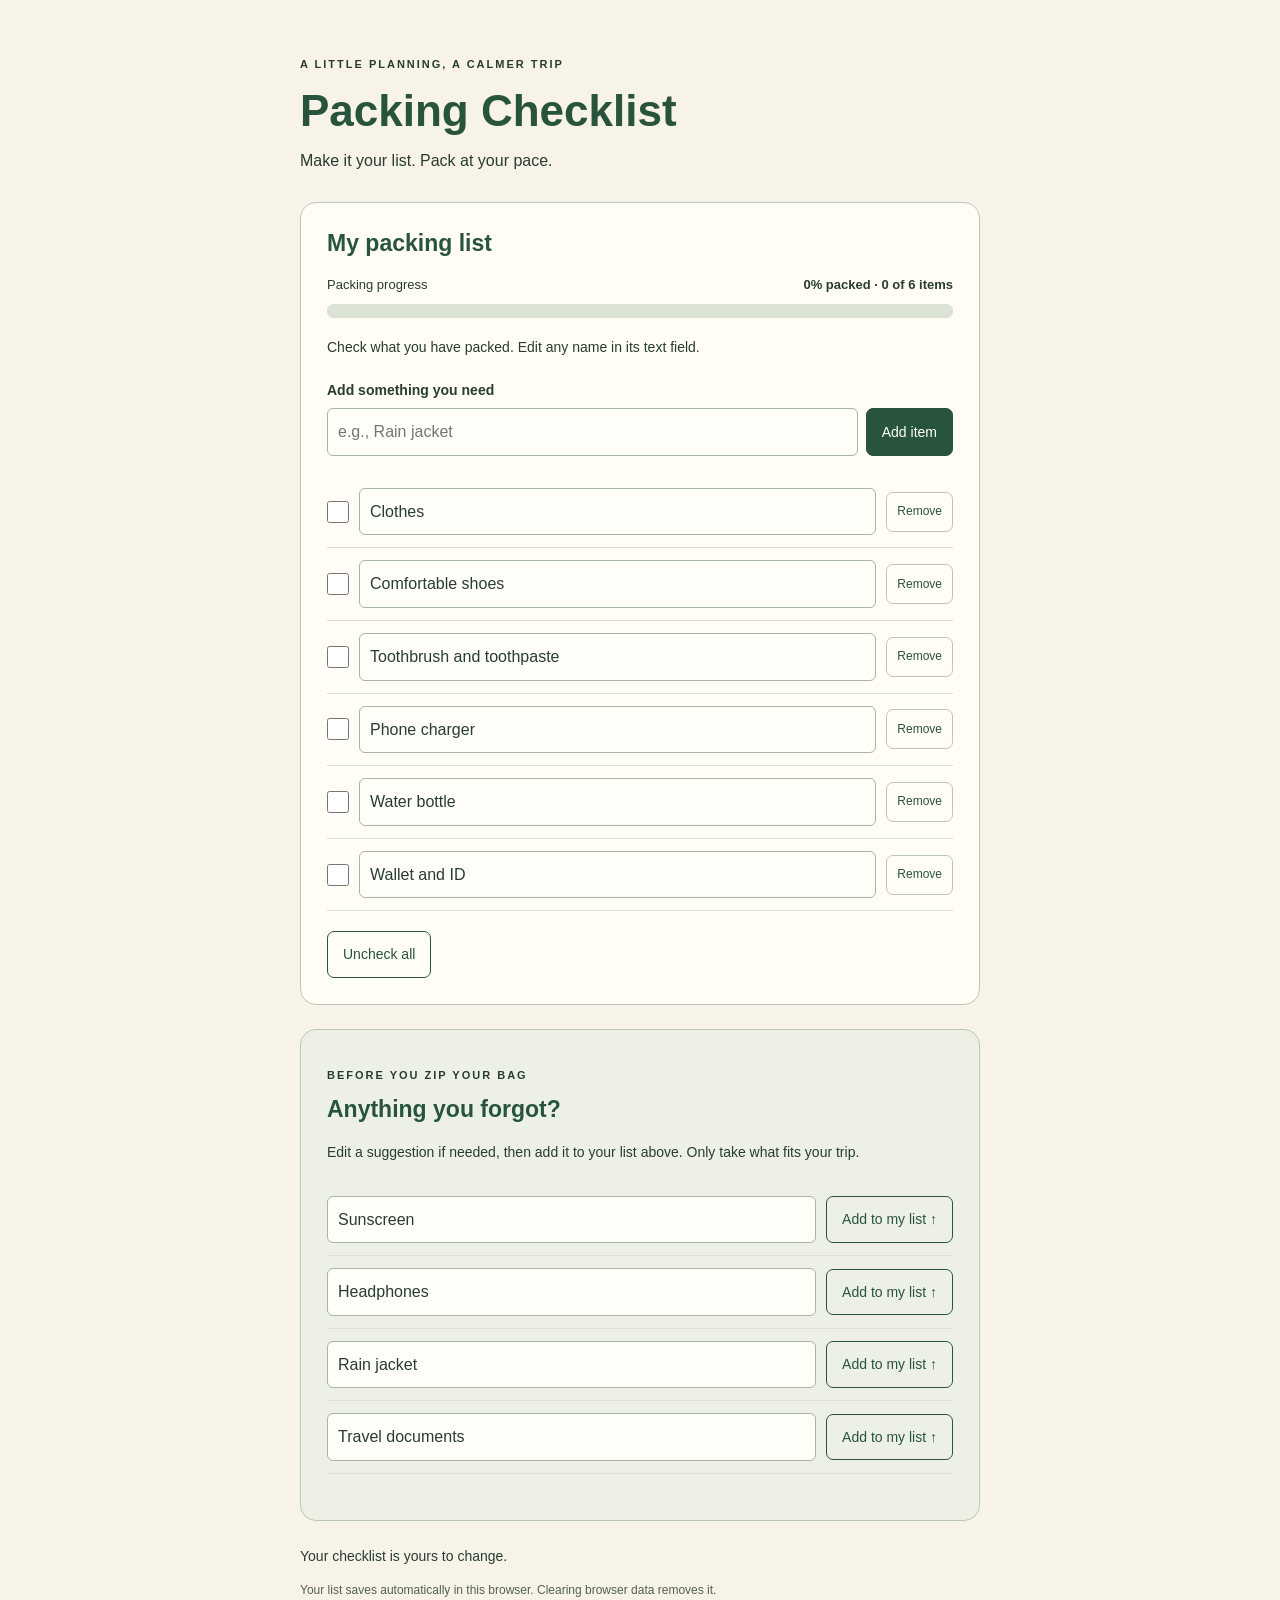
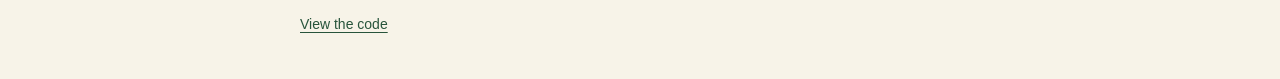
<file: index.html>
<!DOCTYPE html>
<html lang="en">
<head>
  <meta charset="UTF-8">
  <meta name="viewport" content="width=device-width, initial-scale=1">
  <title>Packing Checklist</title>
  <link rel="stylesheet" href="style.css">
  <script src="script.js" defer></script>
</head>
<body>
  <main>
    <header>
      <p class="eyebrow">A LITTLE PLANNING, A CALMER TRIP</p>
      <h1>Packing Checklist</h1>
      <p>Make it your list. Pack at your pace.</p>
    </header>

    <section class="card" aria-labelledby="list-heading">
      <h2 id="list-heading">My packing list</h2>
      <div class="progress-copy">
        <label for="packing-progress">Packing progress</label>
        <strong id="progress-text" role="status">0% packed · 0 of 6 items</strong>
      </div>
      <progress id="packing-progress" max="100" value="0">0%</progress>
      <p class="instructions">Check what you have packed. Edit any name in its text field.</p>

      <form id="add-item-form">
        <label for="new-item">Add something you need</label>
        <div class="add-row">
          <input id="new-item" type="text" placeholder="e.g., Rain jacket" maxlength="80" required>
          <button type="submit">Add item</button>
        </div>
      </form>

      <ul id="packing-list" class="item-list" aria-label="Items to pack"></ul>
      <p id="empty-message" hidden>Your list is empty. Add an item above to get started.</p>
      <button id="reset-button" class="secondary" type="button">Uncheck all</button>
    </section>

    <section class="card suggestions" aria-labelledby="suggestions-heading">
      <p class="eyebrow">BEFORE YOU ZIP YOUR BAG</p>
      <h2 id="suggestions-heading">Anything you forgot?</h2>
      <p class="instructions">Edit a suggestion if needed, then add it to your list above. Only take what fits your trip.</p>
      <ul id="suggestion-list" class="item-list" aria-label="Suggested items"></ul>
      <p id="suggestions-empty" hidden>All suggestions are in your list. You can still add your own items above.</p>
    </section>

    <footer>
      <p>Your checklist is yours to change.</p>
      <p id="save-note" class="note">Your list saves automatically in this browser.</p>
      <a href="source.html">View the code</a>
    </footer>
    <p id="action-message" class="visually-hidden" role="status"></p>
    <noscript><p>Please enable JavaScript to use the editable checklist.</p></noscript>
  </main>
</body>
</html>
</file>
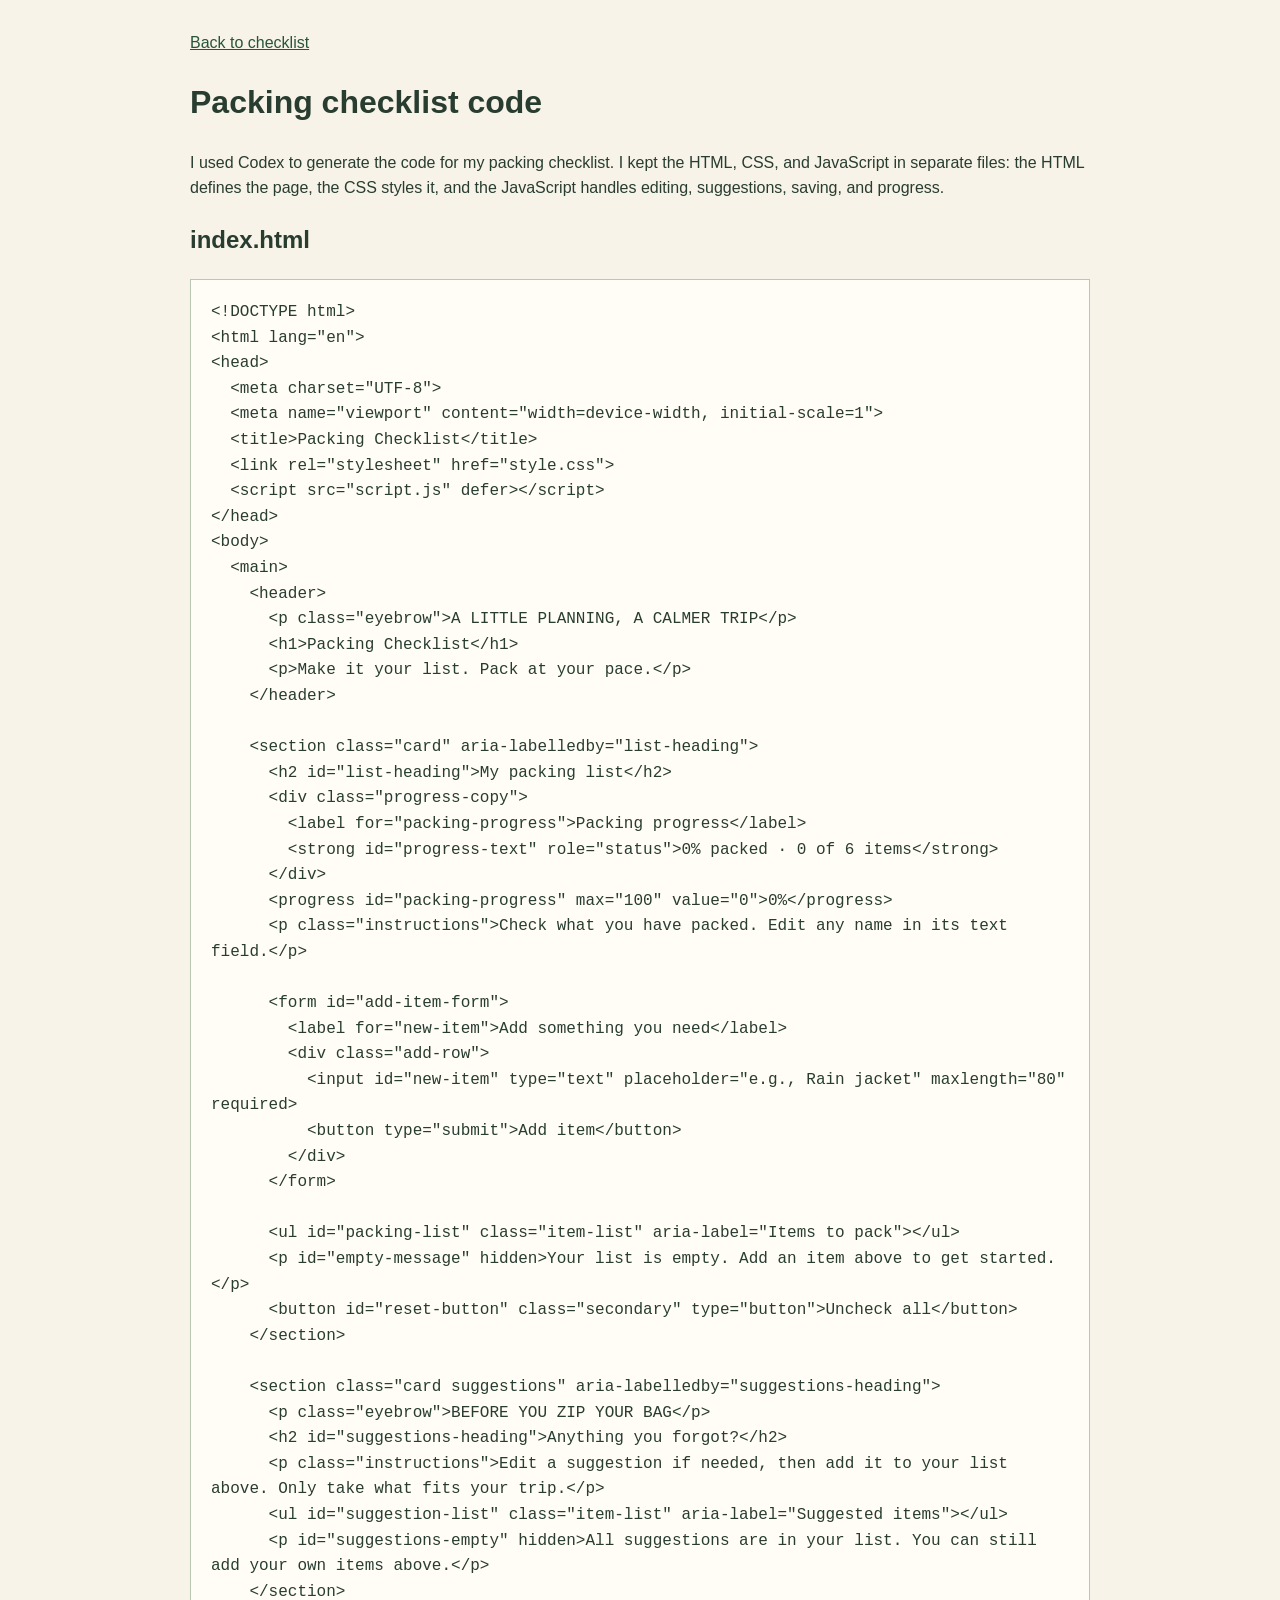
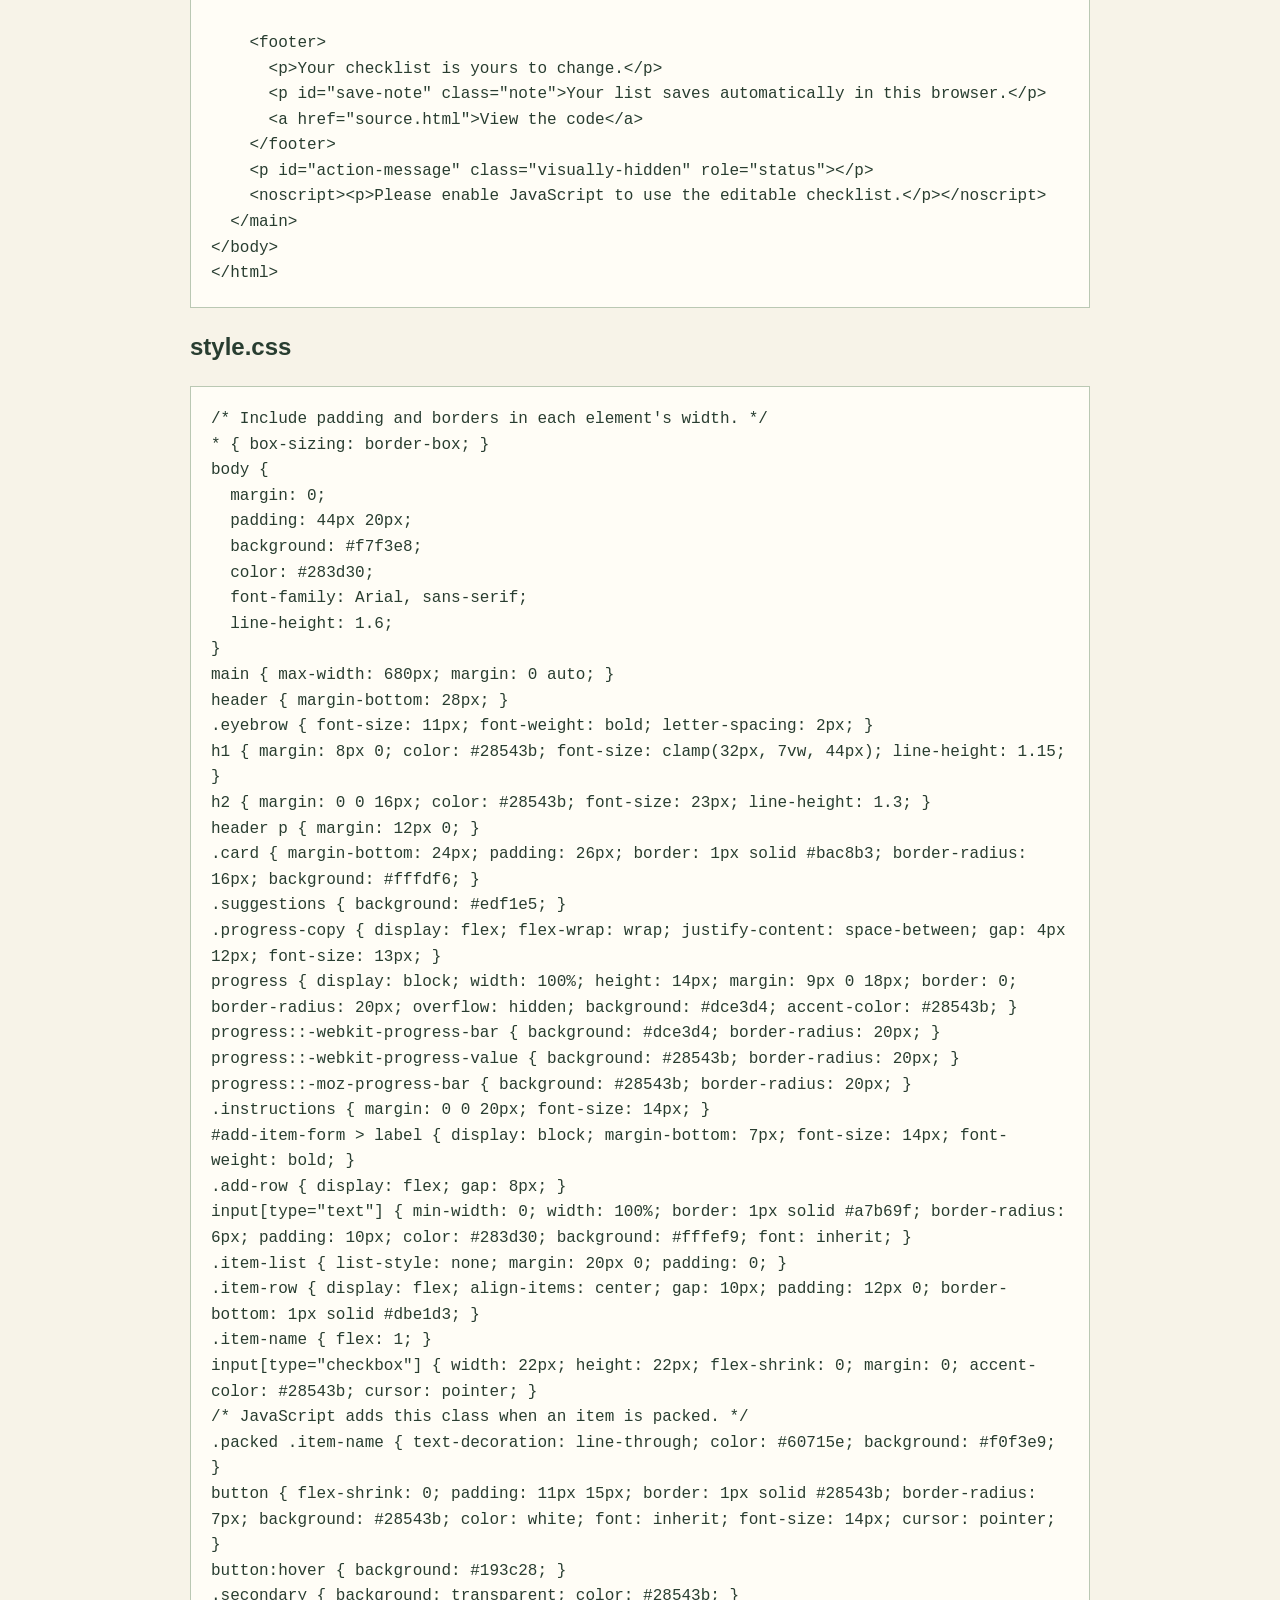
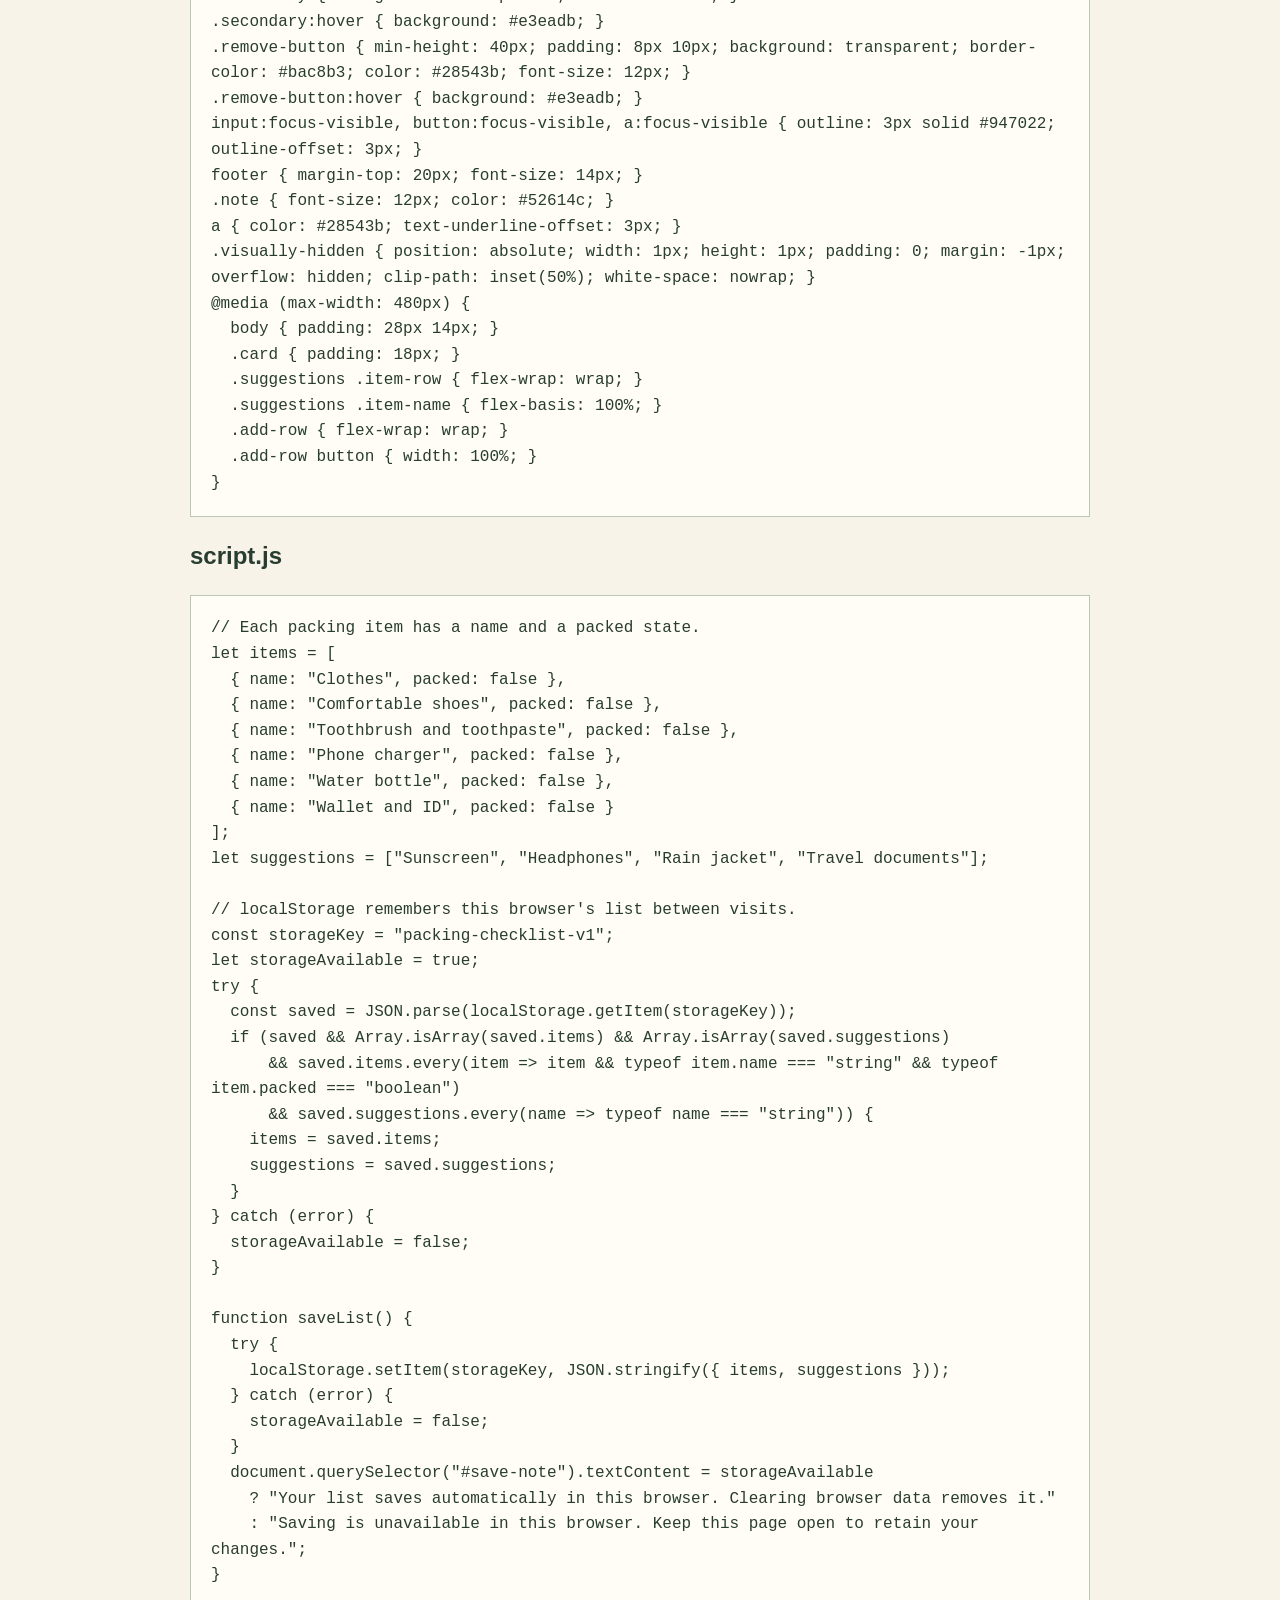
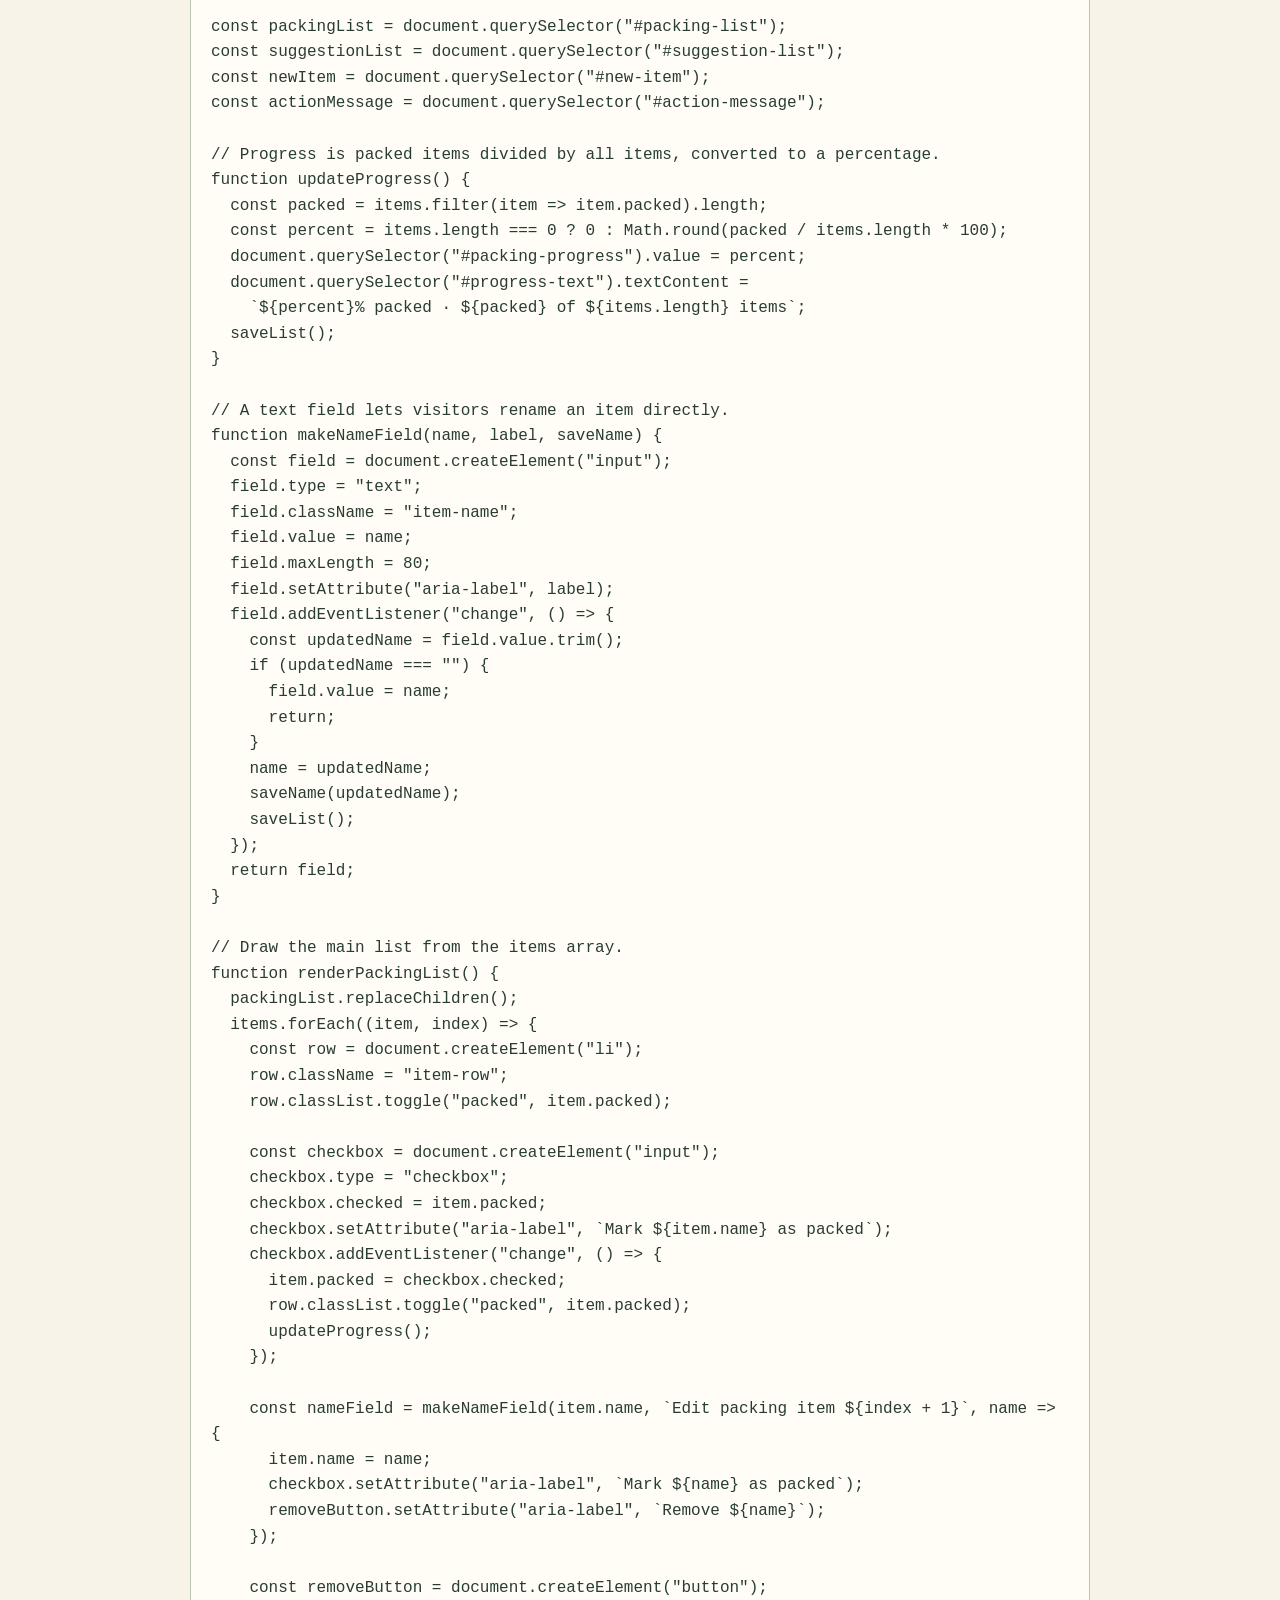
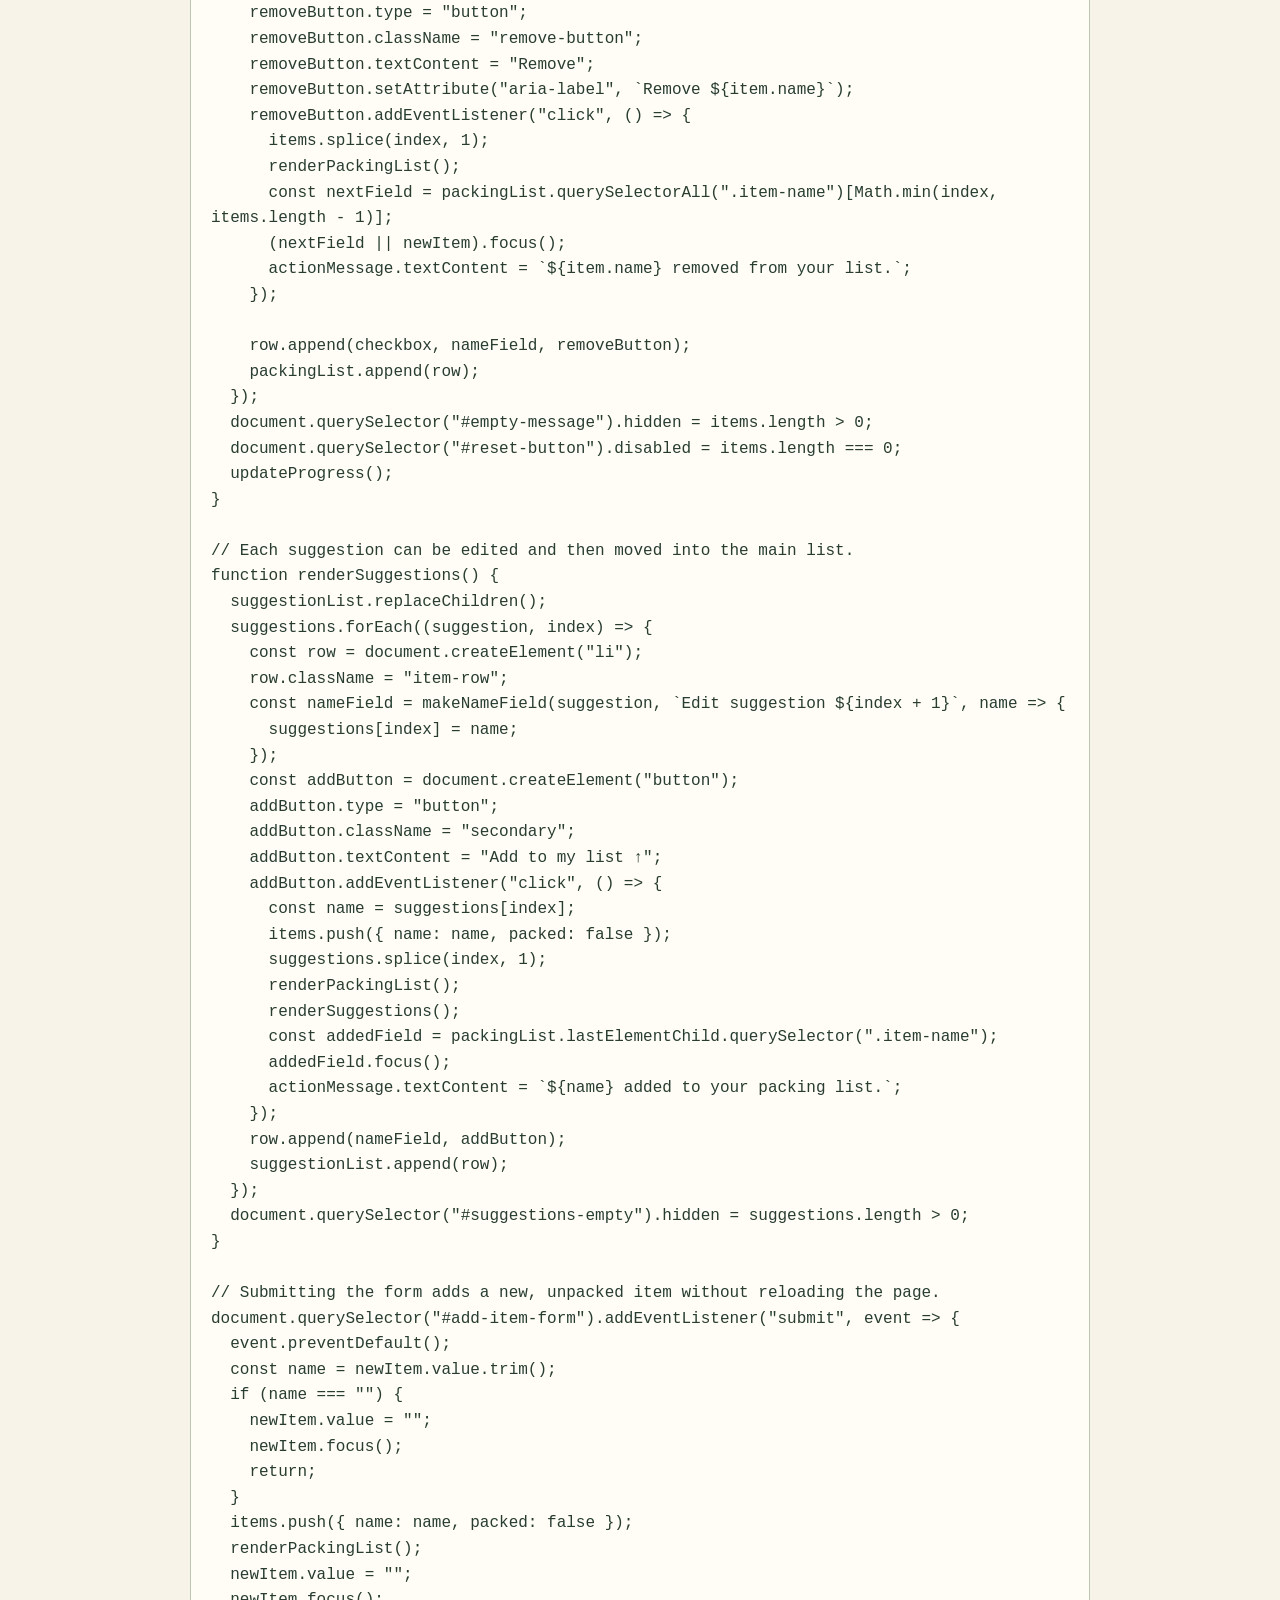
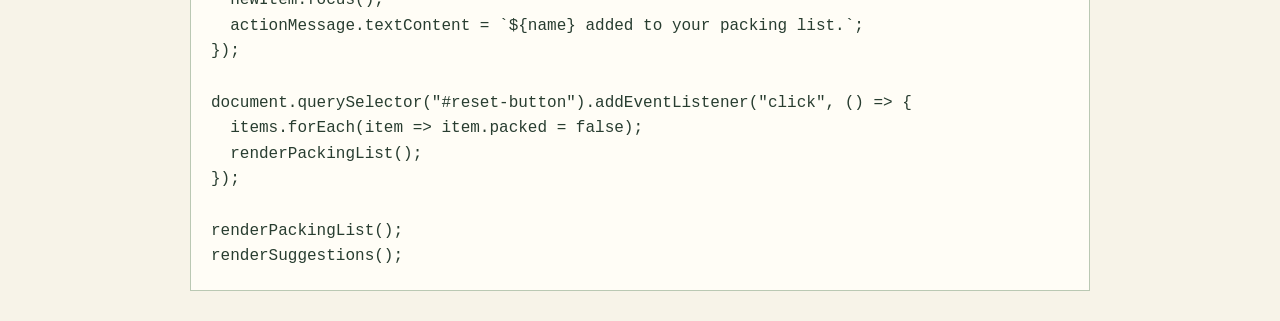
<file: source.html>
<!DOCTYPE html><html lang="en"><meta charset="utf-8"><meta name="viewport" content="width=device-width,initial-scale=1"><title>Packing Checklist Source</title><style>body{font:16px/1.6 Arial,sans-serif;margin:30px auto;padding:0 20px;max-width:900px;background:#f7f3e8;color:#283d30}pre{white-space:pre-wrap;overflow-wrap:anywhere;background:#fffdf6;padding:20px;border:1px solid #bac8b3}a{color:#28543b}</style><main><a href="index.html">Back to checklist</a><h1>Packing checklist code</h1><p>I used Codex to generate the code for my packing checklist. I kept the HTML, CSS, and JavaScript in separate files: the HTML defines the page, the CSS styles it, and the JavaScript handles editing, suggestions, saving, and progress.</p><h2>index.html</h2><pre><code>&lt;!DOCTYPE html&gt;
&lt;html lang=&quot;en&quot;&gt;
&lt;head&gt;
  &lt;meta charset=&quot;UTF-8&quot;&gt;
  &lt;meta name=&quot;viewport&quot; content=&quot;width=device-width, initial-scale=1&quot;&gt;
  &lt;title&gt;Packing Checklist&lt;/title&gt;
  &lt;link rel=&quot;stylesheet&quot; href=&quot;style.css&quot;&gt;
  &lt;script src=&quot;script.js&quot; defer&gt;&lt;/script&gt;
&lt;/head&gt;
&lt;body&gt;
  &lt;main&gt;
    &lt;header&gt;
      &lt;p class=&quot;eyebrow&quot;&gt;A LITTLE PLANNING, A CALMER TRIP&lt;/p&gt;
      &lt;h1&gt;Packing Checklist&lt;/h1&gt;
      &lt;p&gt;Make it your list. Pack at your pace.&lt;/p&gt;
    &lt;/header&gt;

    &lt;section class=&quot;card&quot; aria-labelledby=&quot;list-heading&quot;&gt;
      &lt;h2 id=&quot;list-heading&quot;&gt;My packing list&lt;/h2&gt;
      &lt;div class=&quot;progress-copy&quot;&gt;
        &lt;label for=&quot;packing-progress&quot;&gt;Packing progress&lt;/label&gt;
        &lt;strong id=&quot;progress-text&quot; role=&quot;status&quot;&gt;0% packed · 0 of 6 items&lt;/strong&gt;
      &lt;/div&gt;
      &lt;progress id=&quot;packing-progress&quot; max=&quot;100&quot; value=&quot;0&quot;&gt;0%&lt;/progress&gt;
      &lt;p class=&quot;instructions&quot;&gt;Check what you have packed. Edit any name in its text field.&lt;/p&gt;

      &lt;form id=&quot;add-item-form&quot;&gt;
        &lt;label for=&quot;new-item&quot;&gt;Add something you need&lt;/label&gt;
        &lt;div class=&quot;add-row&quot;&gt;
          &lt;input id=&quot;new-item&quot; type=&quot;text&quot; placeholder=&quot;e.g., Rain jacket&quot; maxlength=&quot;80&quot; required&gt;
          &lt;button type=&quot;submit&quot;&gt;Add item&lt;/button&gt;
        &lt;/div&gt;
      &lt;/form&gt;

      &lt;ul id=&quot;packing-list&quot; class=&quot;item-list&quot; aria-label=&quot;Items to pack&quot;&gt;&lt;/ul&gt;
      &lt;p id=&quot;empty-message&quot; hidden&gt;Your list is empty. Add an item above to get started.&lt;/p&gt;
      &lt;button id=&quot;reset-button&quot; class=&quot;secondary&quot; type=&quot;button&quot;&gt;Uncheck all&lt;/button&gt;
    &lt;/section&gt;

    &lt;section class=&quot;card suggestions&quot; aria-labelledby=&quot;suggestions-heading&quot;&gt;
      &lt;p class=&quot;eyebrow&quot;&gt;BEFORE YOU ZIP YOUR BAG&lt;/p&gt;
      &lt;h2 id=&quot;suggestions-heading&quot;&gt;Anything you forgot?&lt;/h2&gt;
      &lt;p class=&quot;instructions&quot;&gt;Edit a suggestion if needed, then add it to your list above. Only take what fits your trip.&lt;/p&gt;
      &lt;ul id=&quot;suggestion-list&quot; class=&quot;item-list&quot; aria-label=&quot;Suggested items&quot;&gt;&lt;/ul&gt;
      &lt;p id=&quot;suggestions-empty&quot; hidden&gt;All suggestions are in your list. You can still add your own items above.&lt;/p&gt;
    &lt;/section&gt;

    &lt;footer&gt;
      &lt;p&gt;Your checklist is yours to change.&lt;/p&gt;
      &lt;p id=&quot;save-note&quot; class=&quot;note&quot;&gt;Your list saves automatically in this browser.&lt;/p&gt;
      &lt;a href=&quot;source.html&quot;&gt;View the code&lt;/a&gt;
    &lt;/footer&gt;
    &lt;p id=&quot;action-message&quot; class=&quot;visually-hidden&quot; role=&quot;status&quot;&gt;&lt;/p&gt;
    &lt;noscript&gt;&lt;p&gt;Please enable JavaScript to use the editable checklist.&lt;/p&gt;&lt;/noscript&gt;
  &lt;/main&gt;
&lt;/body&gt;
&lt;/html&gt;
</code></pre><h2>style.css</h2><pre><code>/* Include padding and borders in each element&#x27;s width. */
* { box-sizing: border-box; }
body {
  margin: 0;
  padding: 44px 20px;
  background: #f7f3e8;
  color: #283d30;
  font-family: Arial, sans-serif;
  line-height: 1.6;
}
main { max-width: 680px; margin: 0 auto; }
header { margin-bottom: 28px; }
.eyebrow { font-size: 11px; font-weight: bold; letter-spacing: 2px; }
h1 { margin: 8px 0; color: #28543b; font-size: clamp(32px, 7vw, 44px); line-height: 1.15; }
h2 { margin: 0 0 16px; color: #28543b; font-size: 23px; line-height: 1.3; }
header p { margin: 12px 0; }
.card { margin-bottom: 24px; padding: 26px; border: 1px solid #bac8b3; border-radius: 16px; background: #fffdf6; }
.suggestions { background: #edf1e5; }
.progress-copy { display: flex; flex-wrap: wrap; justify-content: space-between; gap: 4px 12px; font-size: 13px; }
progress { display: block; width: 100%; height: 14px; margin: 9px 0 18px; border: 0; border-radius: 20px; overflow: hidden; background: #dce3d4; accent-color: #28543b; }
progress::-webkit-progress-bar { background: #dce3d4; border-radius: 20px; }
progress::-webkit-progress-value { background: #28543b; border-radius: 20px; }
progress::-moz-progress-bar { background: #28543b; border-radius: 20px; }
.instructions { margin: 0 0 20px; font-size: 14px; }
#add-item-form &gt; label { display: block; margin-bottom: 7px; font-size: 14px; font-weight: bold; }
.add-row { display: flex; gap: 8px; }
input[type=&quot;text&quot;] { min-width: 0; width: 100%; border: 1px solid #a7b69f; border-radius: 6px; padding: 10px; color: #283d30; background: #fffef9; font: inherit; }
.item-list { list-style: none; margin: 20px 0; padding: 0; }
.item-row { display: flex; align-items: center; gap: 10px; padding: 12px 0; border-bottom: 1px solid #dbe1d3; }
.item-name { flex: 1; }
input[type=&quot;checkbox&quot;] { width: 22px; height: 22px; flex-shrink: 0; margin: 0; accent-color: #28543b; cursor: pointer; }
/* JavaScript adds this class when an item is packed. */
.packed .item-name { text-decoration: line-through; color: #60715e; background: #f0f3e9; }
button { flex-shrink: 0; padding: 11px 15px; border: 1px solid #28543b; border-radius: 7px; background: #28543b; color: white; font: inherit; font-size: 14px; cursor: pointer; }
button:hover { background: #193c28; }
.secondary { background: transparent; color: #28543b; }
.secondary:hover { background: #e3eadb; }
.remove-button { min-height: 40px; padding: 8px 10px; background: transparent; border-color: #bac8b3; color: #28543b; font-size: 12px; }
.remove-button:hover { background: #e3eadb; }
input:focus-visible, button:focus-visible, a:focus-visible { outline: 3px solid #947022; outline-offset: 3px; }
footer { margin-top: 20px; font-size: 14px; }
.note { font-size: 12px; color: #52614c; }
a { color: #28543b; text-underline-offset: 3px; }
.visually-hidden { position: absolute; width: 1px; height: 1px; padding: 0; margin: -1px; overflow: hidden; clip-path: inset(50%); white-space: nowrap; }
@media (max-width: 480px) {
  body { padding: 28px 14px; }
  .card { padding: 18px; }
  .suggestions .item-row { flex-wrap: wrap; }
  .suggestions .item-name { flex-basis: 100%; }
  .add-row { flex-wrap: wrap; }
  .add-row button { width: 100%; }
}
</code></pre><h2>script.js</h2><pre><code>// Each packing item has a name and a packed state.
let items = [
  { name: &quot;Clothes&quot;, packed: false },
  { name: &quot;Comfortable shoes&quot;, packed: false },
  { name: &quot;Toothbrush and toothpaste&quot;, packed: false },
  { name: &quot;Phone charger&quot;, packed: false },
  { name: &quot;Water bottle&quot;, packed: false },
  { name: &quot;Wallet and ID&quot;, packed: false }
];
let suggestions = [&quot;Sunscreen&quot;, &quot;Headphones&quot;, &quot;Rain jacket&quot;, &quot;Travel documents&quot;];

// localStorage remembers this browser&#x27;s list between visits.
const storageKey = &quot;packing-checklist-v1&quot;;
let storageAvailable = true;
try {
  const saved = JSON.parse(localStorage.getItem(storageKey));
  if (saved &amp;&amp; Array.isArray(saved.items) &amp;&amp; Array.isArray(saved.suggestions)
      &amp;&amp; saved.items.every(item =&gt; item &amp;&amp; typeof item.name === &quot;string&quot; &amp;&amp; typeof item.packed === &quot;boolean&quot;)
      &amp;&amp; saved.suggestions.every(name =&gt; typeof name === &quot;string&quot;)) {
    items = saved.items;
    suggestions = saved.suggestions;
  }
} catch (error) {
  storageAvailable = false;
}

function saveList() {
  try {
    localStorage.setItem(storageKey, JSON.stringify({ items, suggestions }));
  } catch (error) {
    storageAvailable = false;
  }
  document.querySelector(&quot;#save-note&quot;).textContent = storageAvailable
    ? &quot;Your list saves automatically in this browser. Clearing browser data removes it.&quot;
    : &quot;Saving is unavailable in this browser. Keep this page open to retain your changes.&quot;;
}

const packingList = document.querySelector(&quot;#packing-list&quot;);
const suggestionList = document.querySelector(&quot;#suggestion-list&quot;);
const newItem = document.querySelector(&quot;#new-item&quot;);
const actionMessage = document.querySelector(&quot;#action-message&quot;);

// Progress is packed items divided by all items, converted to a percentage.
function updateProgress() {
  const packed = items.filter(item =&gt; item.packed).length;
  const percent = items.length === 0 ? 0 : Math.round(packed / items.length * 100);
  document.querySelector(&quot;#packing-progress&quot;).value = percent;
  document.querySelector(&quot;#progress-text&quot;).textContent =
    `${percent}% packed · ${packed} of ${items.length} items`;
  saveList();
}

// A text field lets visitors rename an item directly.
function makeNameField(name, label, saveName) {
  const field = document.createElement(&quot;input&quot;);
  field.type = &quot;text&quot;;
  field.className = &quot;item-name&quot;;
  field.value = name;
  field.maxLength = 80;
  field.setAttribute(&quot;aria-label&quot;, label);
  field.addEventListener(&quot;change&quot;, () =&gt; {
    const updatedName = field.value.trim();
    if (updatedName === &quot;&quot;) {
      field.value = name;
      return;
    }
    name = updatedName;
    saveName(updatedName);
    saveList();
  });
  return field;
}

// Draw the main list from the items array.
function renderPackingList() {
  packingList.replaceChildren();
  items.forEach((item, index) =&gt; {
    const row = document.createElement(&quot;li&quot;);
    row.className = &quot;item-row&quot;;
    row.classList.toggle(&quot;packed&quot;, item.packed);

    const checkbox = document.createElement(&quot;input&quot;);
    checkbox.type = &quot;checkbox&quot;;
    checkbox.checked = item.packed;
    checkbox.setAttribute(&quot;aria-label&quot;, `Mark ${item.name} as packed`);
    checkbox.addEventListener(&quot;change&quot;, () =&gt; {
      item.packed = checkbox.checked;
      row.classList.toggle(&quot;packed&quot;, item.packed);
      updateProgress();
    });

    const nameField = makeNameField(item.name, `Edit packing item ${index + 1}`, name =&gt; {
      item.name = name;
      checkbox.setAttribute(&quot;aria-label&quot;, `Mark ${name} as packed`);
      removeButton.setAttribute(&quot;aria-label&quot;, `Remove ${name}`);
    });

    const removeButton = document.createElement(&quot;button&quot;);
    removeButton.type = &quot;button&quot;;
    removeButton.className = &quot;remove-button&quot;;
    removeButton.textContent = &quot;Remove&quot;;
    removeButton.setAttribute(&quot;aria-label&quot;, `Remove ${item.name}`);
    removeButton.addEventListener(&quot;click&quot;, () =&gt; {
      items.splice(index, 1);
      renderPackingList();
      const nextField = packingList.querySelectorAll(&quot;.item-name&quot;)[Math.min(index, items.length - 1)];
      (nextField || newItem).focus();
      actionMessage.textContent = `${item.name} removed from your list.`;
    });

    row.append(checkbox, nameField, removeButton);
    packingList.append(row);
  });
  document.querySelector(&quot;#empty-message&quot;).hidden = items.length &gt; 0;
  document.querySelector(&quot;#reset-button&quot;).disabled = items.length === 0;
  updateProgress();
}

// Each suggestion can be edited and then moved into the main list.
function renderSuggestions() {
  suggestionList.replaceChildren();
  suggestions.forEach((suggestion, index) =&gt; {
    const row = document.createElement(&quot;li&quot;);
    row.className = &quot;item-row&quot;;
    const nameField = makeNameField(suggestion, `Edit suggestion ${index + 1}`, name =&gt; {
      suggestions[index] = name;
    });
    const addButton = document.createElement(&quot;button&quot;);
    addButton.type = &quot;button&quot;;
    addButton.className = &quot;secondary&quot;;
    addButton.textContent = &quot;Add to my list ↑&quot;;
    addButton.addEventListener(&quot;click&quot;, () =&gt; {
      const name = suggestions[index];
      items.push({ name: name, packed: false });
      suggestions.splice(index, 1);
      renderPackingList();
      renderSuggestions();
      const addedField = packingList.lastElementChild.querySelector(&quot;.item-name&quot;);
      addedField.focus();
      actionMessage.textContent = `${name} added to your packing list.`;
    });
    row.append(nameField, addButton);
    suggestionList.append(row);
  });
  document.querySelector(&quot;#suggestions-empty&quot;).hidden = suggestions.length &gt; 0;
}

// Submitting the form adds a new, unpacked item without reloading the page.
document.querySelector(&quot;#add-item-form&quot;).addEventListener(&quot;submit&quot;, event =&gt; {
  event.preventDefault();
  const name = newItem.value.trim();
  if (name === &quot;&quot;) {
    newItem.value = &quot;&quot;;
    newItem.focus();
    return;
  }
  items.push({ name: name, packed: false });
  renderPackingList();
  newItem.value = &quot;&quot;;
  newItem.focus();
  actionMessage.textContent = `${name} added to your packing list.`;
});

document.querySelector(&quot;#reset-button&quot;).addEventListener(&quot;click&quot;, () =&gt; {
  items.forEach(item =&gt; item.packed = false);
  renderPackingList();
});

renderPackingList();
renderSuggestions();
</code></pre></main></html>
</file>
<file: style.css>
/* Include padding and borders in each element's width. */
* { box-sizing: border-box; }
body {
  margin: 0;
  padding: 44px 20px;
  background: #f7f3e8;
  color: #283d30;
  font-family: Arial, sans-serif;
  line-height: 1.6;
}
main { max-width: 680px; margin: 0 auto; }
header { margin-bottom: 28px; }
.eyebrow { font-size: 11px; font-weight: bold; letter-spacing: 2px; }
h1 { margin: 8px 0; color: #28543b; font-size: clamp(32px, 7vw, 44px); line-height: 1.15; }
h2 { margin: 0 0 16px; color: #28543b; font-size: 23px; line-height: 1.3; }
header p { margin: 12px 0; }
.card { margin-bottom: 24px; padding: 26px; border: 1px solid #bac8b3; border-radius: 16px; background: #fffdf6; }
.suggestions { background: #edf1e5; }
.progress-copy { display: flex; flex-wrap: wrap; justify-content: space-between; gap: 4px 12px; font-size: 13px; }
progress { display: block; width: 100%; height: 14px; margin: 9px 0 18px; border: 0; border-radius: 20px; overflow: hidden; background: #dce3d4; accent-color: #28543b; }
progress::-webkit-progress-bar { background: #dce3d4; border-radius: 20px; }
progress::-webkit-progress-value { background: #28543b; border-radius: 20px; }
progress::-moz-progress-bar { background: #28543b; border-radius: 20px; }
.instructions { margin: 0 0 20px; font-size: 14px; }
#add-item-form > label { display: block; margin-bottom: 7px; font-size: 14px; font-weight: bold; }
.add-row { display: flex; gap: 8px; }
input[type="text"] { min-width: 0; width: 100%; border: 1px solid #a7b69f; border-radius: 6px; padding: 10px; color: #283d30; background: #fffef9; font: inherit; }
.item-list { list-style: none; margin: 20px 0; padding: 0; }
.item-row { display: flex; align-items: center; gap: 10px; padding: 12px 0; border-bottom: 1px solid #dbe1d3; }
.item-name { flex: 1; }
input[type="checkbox"] { width: 22px; height: 22px; flex-shrink: 0; margin: 0; accent-color: #28543b; cursor: pointer; }
/* JavaScript adds this class when an item is packed. */
.packed .item-name { text-decoration: line-through; color: #60715e; background: #f0f3e9; }
button { flex-shrink: 0; padding: 11px 15px; border: 1px solid #28543b; border-radius: 7px; background: #28543b; color: white; font: inherit; font-size: 14px; cursor: pointer; }
button:hover { background: #193c28; }
.secondary { background: transparent; color: #28543b; }
.secondary:hover { background: #e3eadb; }
.remove-button { min-height: 40px; padding: 8px 10px; background: transparent; border-color: #bac8b3; color: #28543b; font-size: 12px; }
.remove-button:hover { background: #e3eadb; }
input:focus-visible, button:focus-visible, a:focus-visible { outline: 3px solid #947022; outline-offset: 3px; }
footer { margin-top: 20px; font-size: 14px; }
.note { font-size: 12px; color: #52614c; }
a { color: #28543b; text-underline-offset: 3px; }
.visually-hidden { position: absolute; width: 1px; height: 1px; padding: 0; margin: -1px; overflow: hidden; clip-path: inset(50%); white-space: nowrap; }
@media (max-width: 480px) {
  body { padding: 28px 14px; }
  .card { padding: 18px; }
  .suggestions .item-row { flex-wrap: wrap; }
  .suggestions .item-name { flex-basis: 100%; }
  .add-row { flex-wrap: wrap; }
  .add-row button { width: 100%; }
}
</file>
